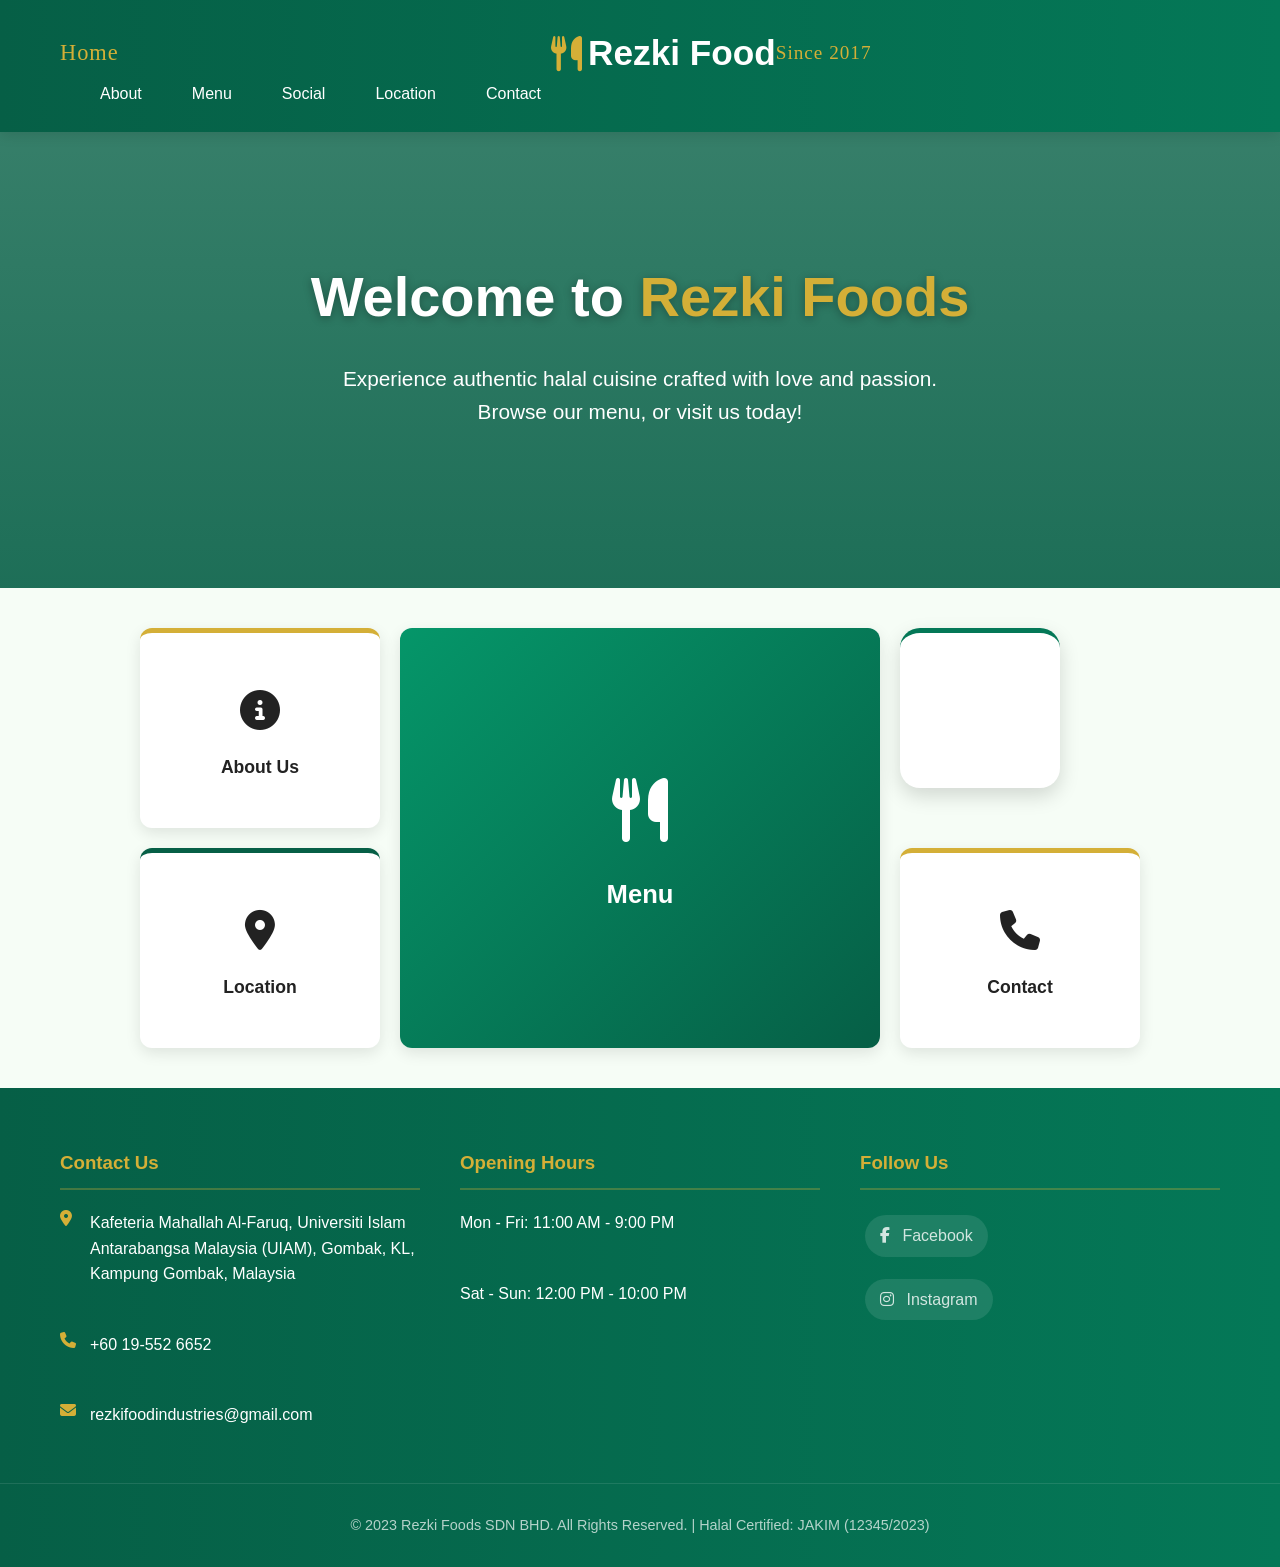
<file: coding/index.html>
<!DOCTYPE html>
<html lang="en">
<head>
  <meta charset="UTF-8" />
  <meta name="viewport" content="width=device-width, initial-scale=1.0" />
  <title>Rezki Food - Home</title>
  <!-- Font Awesome for icons (the fa fa thing) -->
  <link rel="stylesheet" href="https://cdnjs.cloudflare.com/ajax/libs/font-awesome/6.4.0/css/all.min.css"
    integrity="sha512-..." crossorigin="anonymous" referrerpolicy="no-referrer" />
  <link rel="stylesheet" href="Style.css" />  
  <script src="https://code.jquery.com/jquery-3.6.0.min.js" integrity="sha256-..." crossorigin="anonymous"></script>
  <script src="Script.js"></script>
</head>
<body>
  <!-- HEADER -->
  <header>
    <div class="container header-content">
      <div class="header-left">
        <a href="index.html" class="page-type serif">Home</a>
      </div>
      <div class="header-center">
      <div class="logo"><i class="fas fa-utensils" style="margin-right: 6px;"></i>Rezki Food</div>
      </div>
      <div class="header-right">
        <div class="slogan serif">Since 2017</div>
      </div>
      <!-- Mobile nav toggle -->
      <button class="nav-toggle"><i class="fas fa-bars"></i></button>
      <nav>
        <ul class="nav-list">
          <li><a href="About.html">About</a></li>
          <li><a href="Menu.html">Menu</a></li>
          <li><a href="Social.html">Social</a></li>
          <li><a href="Location.html">Location</a></li>
          <li><a href="Contact.html">Contact</a></li>
        </ul>
      </nav>
    </div>
  </header>

  <!-- HERO / WELCOME SECTION -->
  <section class="hero">
    <div class="container">
      <h1>Welcome to <span>Rezki Foods</span></h1>
      <p>Experience authentic halal cuisine crafted with love and passion. Browse our menu, or visit us today!</p>
    </div>
  </section>

  <!-- NAVIGATION GRID -->
  <section>
    <div class="nav-grid">
      <!-- About -->
      <a href="about.html" class="nav-item about">
        <div class="icon"><i class="fas fa-info-circle"></i></div>
        <div class="label">About Us</div>
      </a>
      <!-- Menu -->
      <a href="menu.html" class="nav-item menu">
        <div class="icon"><i class="fas fa-utensils"></i></div>
        <div class="label">Menu</div>
      </a>
      <!-- Social -->
      <a href="social.html" class="nav-item social">
        <div class="icon"><i class="fas fa-hands-helping"></i></div>
        <div class="label">Social</div>
      </a>
      <!-- Location -->
      <a href="location.html" class="nav-item location">
        <div class="icon"><i class="fas fa-map-marker-alt"></i></div>
        <div class="label">Location</div>
      </a>
      <!-- Contact -->
      <a href="contact.html" class="nav-item contact">
        <div class="icon"><i class="fas fa-phone"></i></div>
        <div class="label">Contact</div>
      </a>
    </div>
  </section>

  <!-- FOOTER -->
    <footer>
        <div class="container footer-content">
        <div class="footer-col">
            <h3>Contact Us</h3>
            <ul class="contact-info">
            <li><i class="fas fa-map-marker-alt"></i> 
    Kafeteria Mahallah Al-Faruq, Universiti Islam Antarabangsa Malaysia (UIAM), Gombak, KL, Kampung Gombak, Malaysia</li>
            <li><i class="fas fa-phone"></i> +60 19-552 6652</li>
            <li><i class="fas fa-envelope"></i> rezkifoodindustries@gmail.com</li>
            </ul>
        </div>
        <div class="footer-col">
            <h3>Opening Hours</h3>
            <ul class="contact-info">
            <li>Mon - Fri: 11:00 AM - 9:00 PM</li>
            <li>Sat - Sun: 12:00 PM - 10:00 PM</li>

            </ul>
        </div>
        <div class="footer-col">
            <h3>Follow Us</h3>
            <ul class="footer-links">
            <li><a href="https://facebook.com" target="https://www.facebook.com/rezkifoodindustries/"><i class="fab fa-facebook-f"></i> Facebook</a></li>
            <li><a href="https://instagram.com" target="https://www.instagram.com/rezkifood/"><i class="fab fa-instagram"></i> Instagram</a></li>
        
            </ul>
        </div>
        </div>
        <div class="footer-bottom">
        &copy; 2023 Rezki Foods SDN BHD. All Rights Reserved. | Halal Certified: JAKIM (12345/2023)
        </div>
    </footer>
    </body>
    </html>
</file>
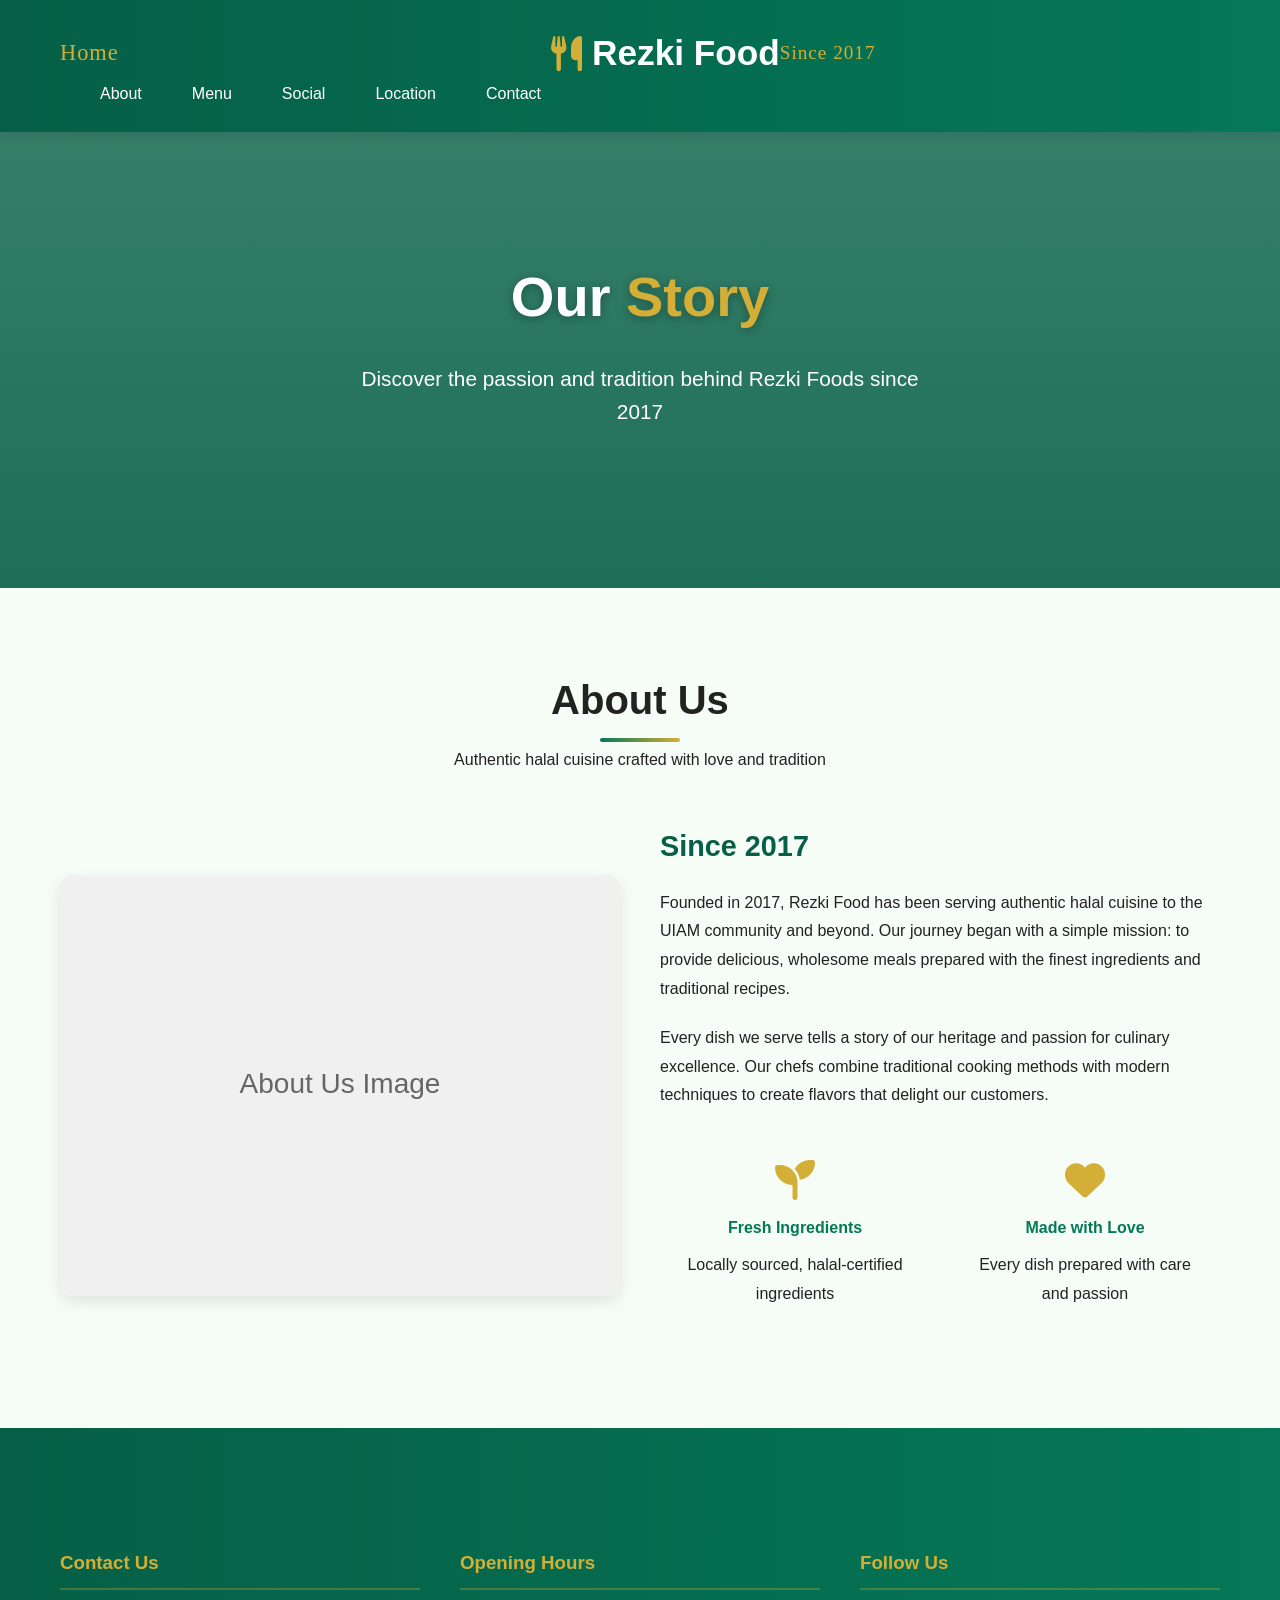
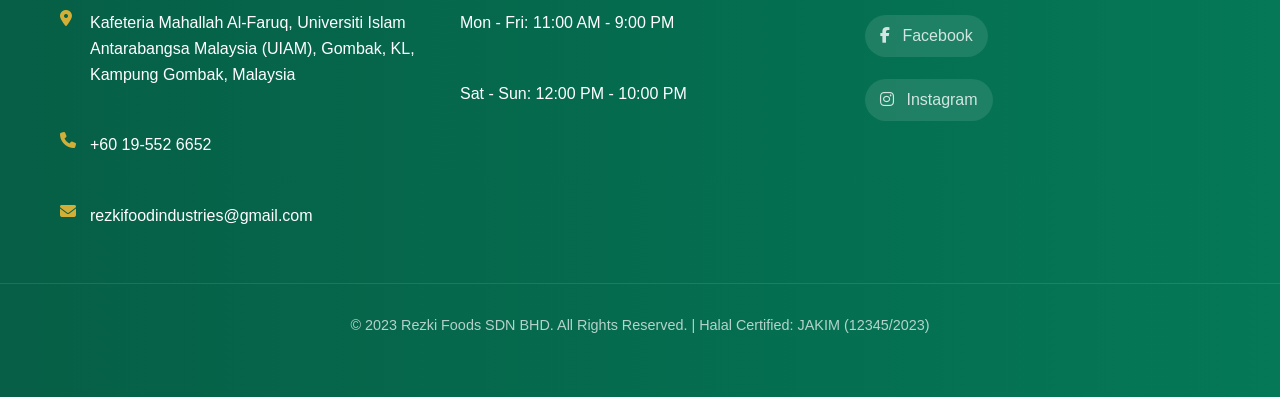
<file: coding/About.html>
<!DOCTYPE html>
<html lang="en">
<head>
  <meta charset="UTF-8" />
  <meta name="viewport" content="width=device-width, initial-scale=1.0" />
  <title>Rezki Food - About</title>
  <link rel="stylesheet" href="https://cdnjs.cloudflare.com/ajax/libs/font-awesome/6.4.0/css/all.min.css" />
  <link rel="stylesheet" href="Style.css" />
  <script src="https://code.jquery.com/jquery-3.6.0.min.js"></script>
  <script src="Script.js"></script>
</head>
<body>
  <header>
    <div class="container header-content">
      <div class="header-left">
        <a href="index.html" class="page-type serif">Home</a>
      </div>
      <div class="header-center">
        <div class="logo"><i class="fas fa-utensils"></i>Rezki Food</div>
      </div>
      <div class="header-right">
        <div class="slogan serif">Since 2017</div>
      </div>
      <button class="nav-toggle"><i class="fas fa-bars"></i></button>
      <nav>
        <ul class="nav-list">
          <li><a href="About.html">About</a></li>
          <li><a href="Menu.html">Menu</a></li>
          <li><a href="Social.html">Social</a></li>
          <li><a href="Location.html">Location</a></li>
          <li><a href="Contact.html">Contact</a></li>
        </ul>
      </nav>
    </div>
  </header>

  <section class="hero">
    <div class="container hero-content">
      <h1>Our <span>Story</span></h1>
      <p>Discover the passion and tradition behind Rezki Foods since 2017</p>
    </div>
  </section>

  <section class="about-section">
    <div class="container">
      <div class="section-title">
        <h2>About <span>Us</span></h2>
        <p>Authentic halal cuisine crafted with love and tradition</p>
      </div>
      
      <div class="about-content">
        <div class="about-image">
          <img src="data:image/svg+xml;utf8,<svg xmlns='http://www.w3.org/2000/svg' width='400' height='300' viewBox='0 0 400 300'><rect width='400' height='300' fill='%23f0f0f0'/><text x='50%' y='50%' dominant-baseline='middle' text-anchor='middle' font-family='Arial' font-size='20' fill='%23666'>About Us Image</text></svg>" alt="Restaurant Interior">
        </div>
        <div class="about-text">
          <h3>Since 2017</h3>
          <p>Founded in 2017, Rezki Food has been serving authentic halal cuisine to the UIAM community and beyond. Our journey began with a simple mission: to provide delicious, wholesome meals prepared with the finest ingredients and traditional recipes.</p>
          <p>Every dish we serve tells a story of our heritage and passion for culinary excellence. Our chefs combine traditional cooking methods with modern techniques to create flavors that delight our customers.</p>
          <div class="about-features">
            <div class="feature">
              <i class="fas fa-seedling"></i>
              <h4>Fresh Ingredients</h4>
              <p>Locally sourced, halal-certified ingredients</p>
            </div>
            <div class="feature">
              <i class="fas fa-heart"></i>
              <h4>Made with Love</h4>
              <p>Every dish prepared with care and passion</p>
            </div>
          </div>
        </div>
      </div>
    </div>
  </section>

  <footer>
 <!-- FOOTER -->
    <footer>
        <div class="container footer-content">
        <div class="footer-col">
            <h3>Contact Us</h3>
            <ul class="contact-info">
            <li><i class="fas fa-map-marker-alt"></i> 
    Kafeteria Mahallah Al-Faruq, Universiti Islam Antarabangsa Malaysia (UIAM), Gombak, KL, Kampung Gombak, Malaysia</li>
            <li><i class="fas fa-phone"></i> +60 19-552 6652</li>
            <li><i class="fas fa-envelope"></i> rezkifoodindustries@gmail.com</li>
            </ul>
        </div>
        <div class="footer-col">
            <h3>Opening Hours</h3>
            <ul class="contact-info">
            <li>Mon - Fri: 11:00 AM - 9:00 PM</li>
            <li>Sat - Sun: 12:00 PM - 10:00 PM</li>

            </ul>
        </div>
        <div class="footer-col">
            <h3>Follow Us</h3>
            <ul class="footer-links">
            <li><a href="https://facebook.com" target="https://www.facebook.com/rezkifoodindustries/"><i class="fab fa-facebook-f"></i> Facebook</a></li>
            <li><a href="https://instagram.com" target="https://www.instagram.com/rezkifood/"><i class="fab fa-instagram"></i> Instagram</a></li>
        
            </ul>
        </div>
        </div>
        <div class="footer-bottom">
        &copy; 2023 Rezki Foods SDN BHD. All Rights Reserved. | Halal Certified: JAKIM (12345/2023)
        </div>
    </footer>
    </body>
    </html>
</file>
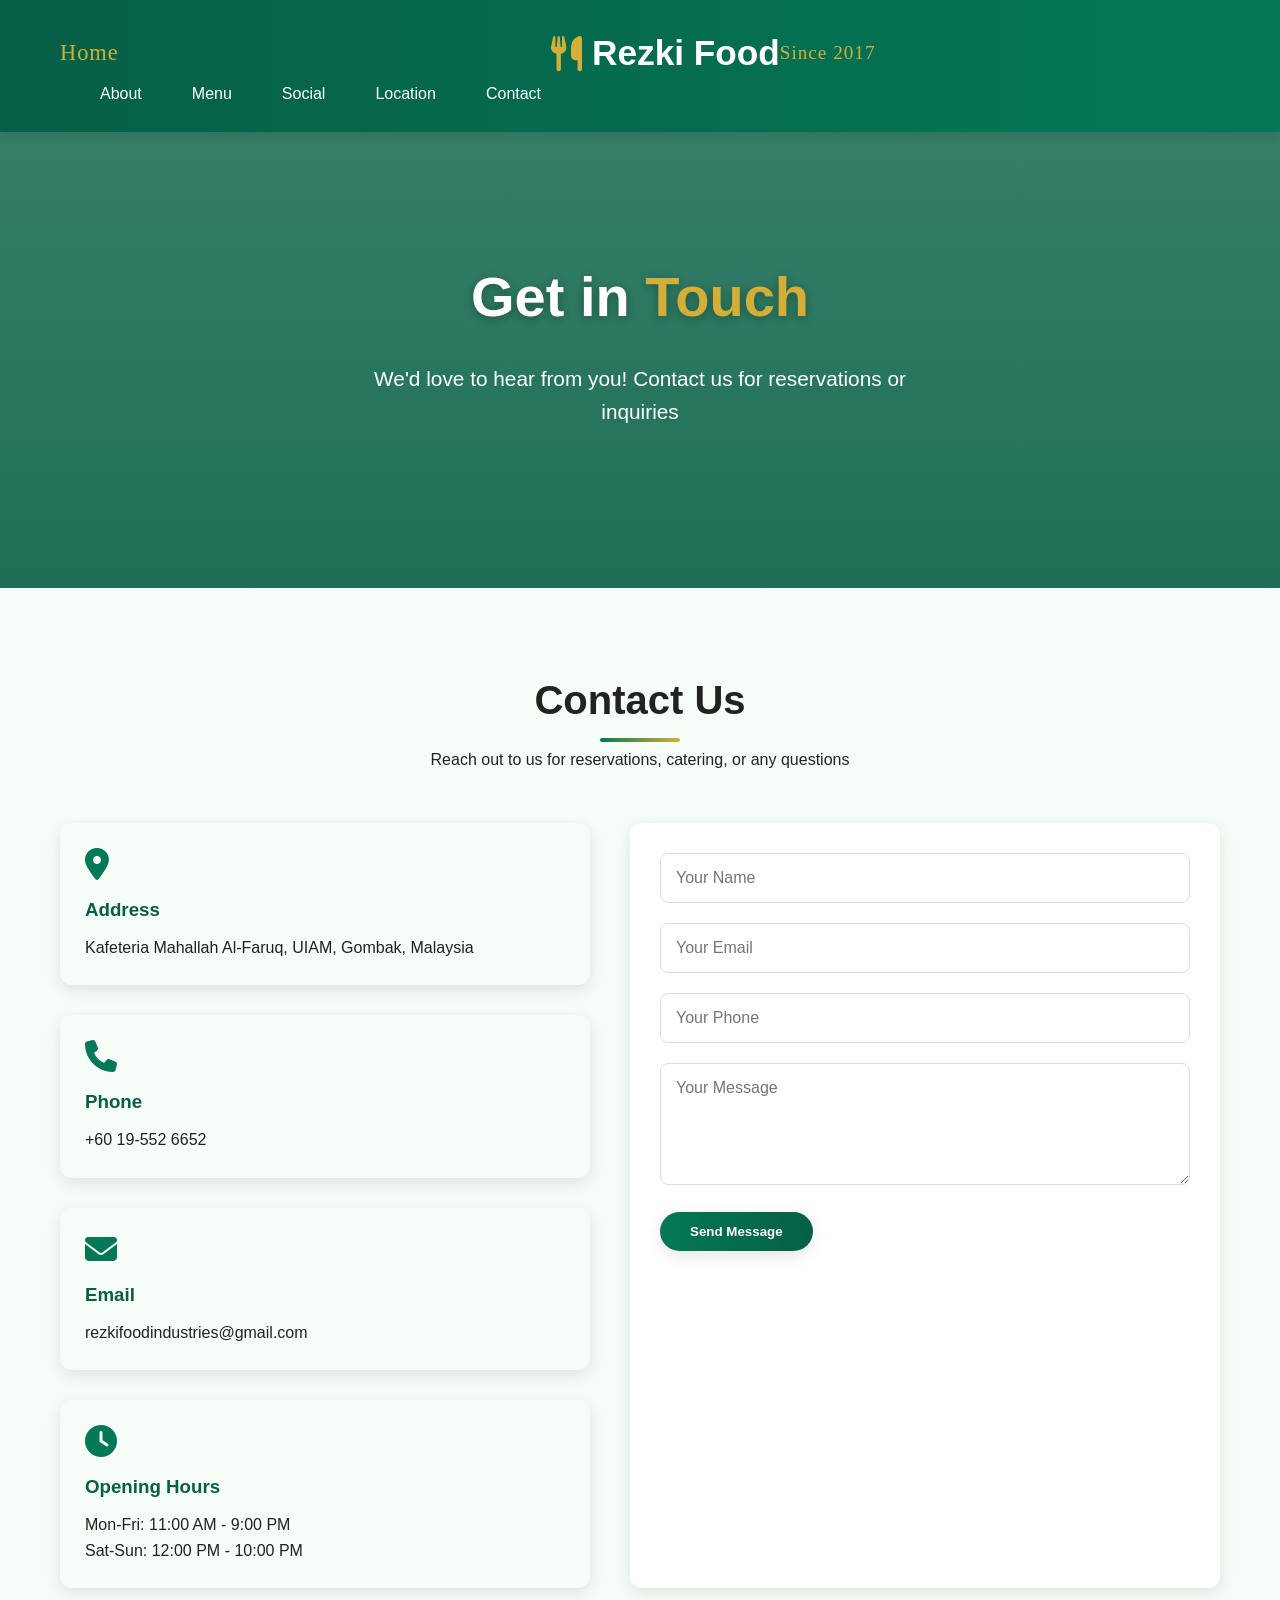
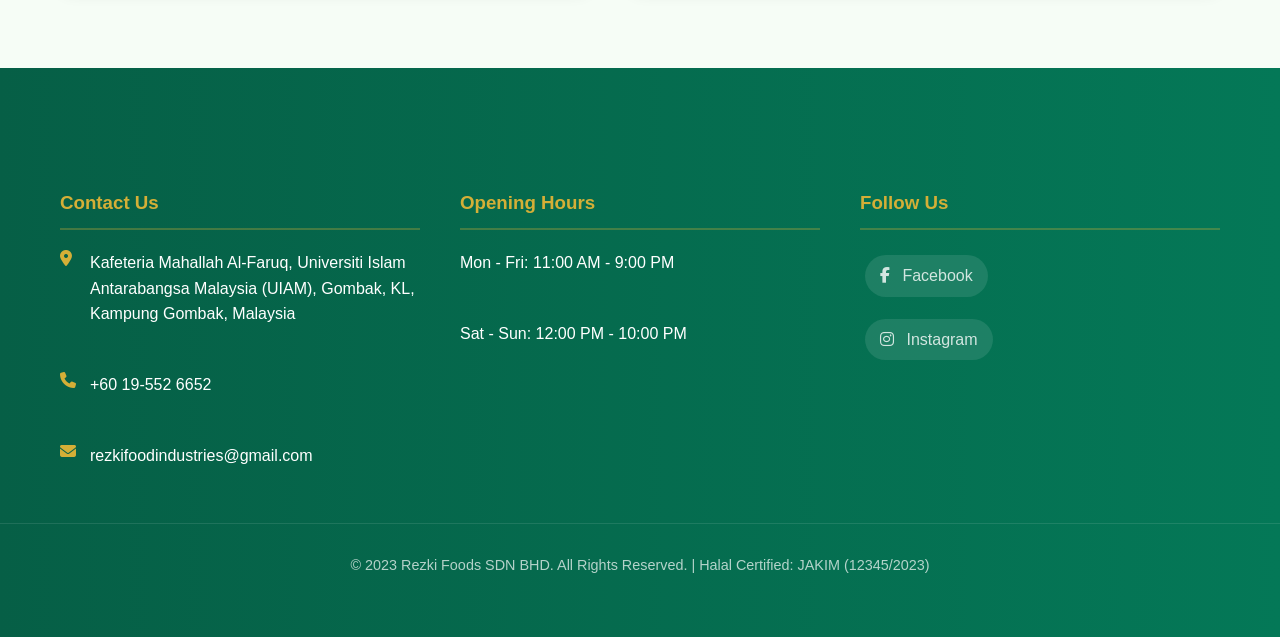
<file: coding/Contact.html>
<!DOCTYPE html>
<html lang="en">
<head>
  <meta charset="UTF-8" />
  <meta name="viewport" content="width=device-width, initial-scale=1.0" />
  <title>Rezki Food - Contact</title>
  <link rel="stylesheet" href="https://cdnjs.cloudflare.com/ajax/libs/font-awesome/6.4.0/css/all.min.css" />
  <link rel="stylesheet" href="Style.css" />
  <script src="https://code.jquery.com/jquery-3.6.0.min.js"></script>
  <script src="Script.js"></script>
</head>
<body>
  <header>
    <div class="container header-content">
      <div class="header-left">
        <a href="index.html" class="page-type serif">Home</a>
      </div>
      <div class="header-center">
        <div class="logo"><i class="fas fa-utensils"></i>Rezki Food</div>
      </div>
      <div class="header-right">
        <div class="slogan serif">Since 2017</div>
      </div>
      <button class="nav-toggle"><i class="fas fa-bars"></i></button>
      <nav>
        <ul class="nav-list">
          <li><a href="About.html">About</a></li>
          <li><a href="Menu.html">Menu</a></li>
          <li><a href="Social.html">Social</a></li>
          <li><a href="Location.html">Location</a></li>
          <li><a href="Contact.html">Contact</a></li>
        </ul>
      </nav>
    </div>
  </header>

  <section class="hero">
    <div class="container hero-content">
      <h1>Get in <span>Touch</span></h1>
      <p>We'd love to hear from you! Contact us for reservations or inquiries</p>
    </div>
  </section>

  <section class="contact-section">
    <div class="container">
      <div class="section-title">
        <h2>Contact <span>Us</span></h2>
        <p>Reach out to us for reservations, catering, or any questions</p>
      </div>
      
      <div class="contact-container">
        <div class="contact-info">
          <div class="info-item">
            <i class="fas fa-map-marker-alt"></i>
            <h3>Address</h3>
            <p>Kafeteria Mahallah Al-Faruq, UIAM, Gombak, Malaysia</p>
          </div>
          <div class="info-item">
            <i class="fas fa-phone"></i>
            <h3>Phone</h3>
            <p>+60 19-552 6652</p>
          </div>
          <div class="info-item">
            <i class="fas fa-envelope"></i>
            <h3>Email</h3>
            <p>rezkifoodindustries@gmail.com</p>
          </div>
          <div class="info-item">
            <i class="fas fa-clock"></i>
            <h3>Opening Hours</h3>
            <p>Mon-Fri: 11:00 AM - 9:00 PM<br>Sat-Sun: 12:00 PM - 10:00 PM</p>
          </div>
        </div>
        
        <div class="contact-form">
          <form id="contactForm">
            <div class="form-group">
              <input type="text" placeholder="Your Name" required>
            </div>
            <div class="form-group">
              <input type="email" placeholder="Your Email" required>
            </div>
            <div class="form-group">
              <input type="tel" placeholder="Your Phone">
            </div>
            <div class="form-group">
              <textarea placeholder="Your Message" rows="5" required></textarea>
            </div>
            <button type="submit" class="btn">Send Message</button>
          </form>
        </div>
      </div>
    </div>
  </section>

  <footer>
   <!-- FOOTER -->
    <footer>
        <div class="container footer-content">
        <div class="footer-col">
            <h3>Contact Us</h3>
            <ul class="contact-info">
            <li><i class="fas fa-map-marker-alt"></i> 
    Kafeteria Mahallah Al-Faruq, Universiti Islam Antarabangsa Malaysia (UIAM), Gombak, KL, Kampung Gombak, Malaysia</li>
            <li><i class="fas fa-phone"></i> +60 19-552 6652</li>
            <li><i class="fas fa-envelope"></i> rezkifoodindustries@gmail.com</li>
            </ul>
        </div>
        <div class="footer-col">
            <h3>Opening Hours</h3>
            <ul class="contact-info">
            <li>Mon - Fri: 11:00 AM - 9:00 PM</li>
            <li>Sat - Sun: 12:00 PM - 10:00 PM</li>

            </ul>
        </div>
        <div class="footer-col">
            <h3>Follow Us</h3>
            <ul class="footer-links">
            <li><a href="https://facebook.com" target="https://www.facebook.com/rezkifoodindustries/"><i class="fab fa-facebook-f"></i> Facebook</a></li>
            <li><a href="https://instagram.com" target="https://www.instagram.com/rezkifood/"><i class="fab fa-instagram"></i> Instagram</a></li>
        
            </ul>
        </div>
        </div>
        <div class="footer-bottom">
        &copy; 2023 Rezki Foods SDN BHD. All Rights Reserved. | Halal Certified: JAKIM (12345/2023)
        </div>
    </footer>
    </body>
    </html>
</file>
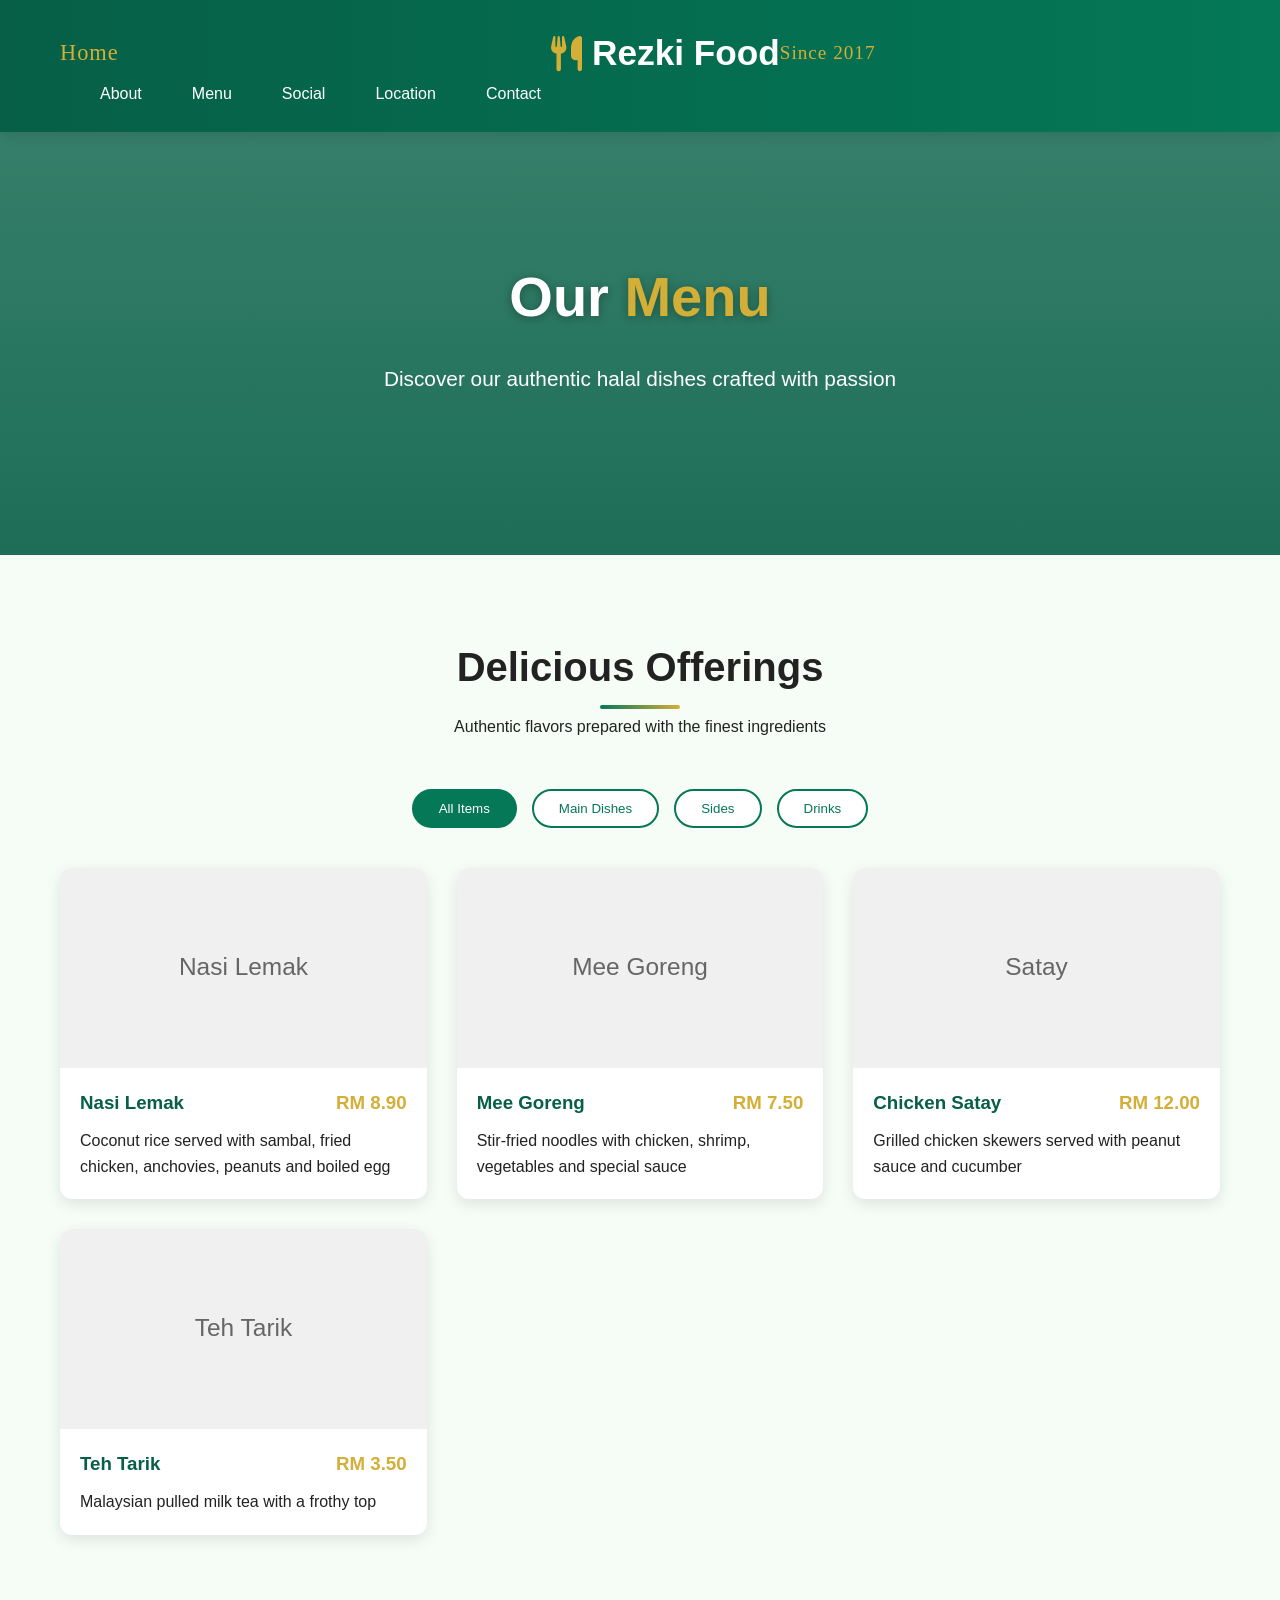
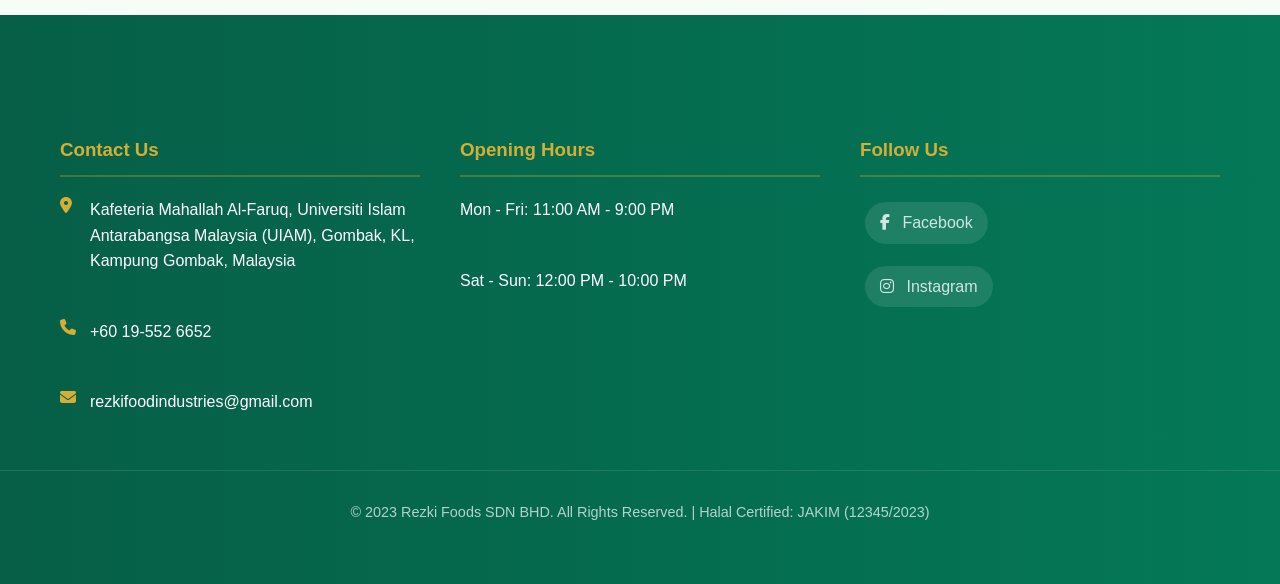
<file: coding/Menu.html>
<!DOCTYPE html>
<html lang="en">
<head>
  <meta charset="UTF-8" />
  <meta name="viewport" content="width=device-width, initial-scale=1.0" />
  <title>Rezki Food - Menu</title>
  <link rel="stylesheet" href="https://cdnjs.cloudflare.com/ajax/libs/font-awesome/6.4.0/css/all.min.css" />
  <link rel="stylesheet" href="Style.css" />
  <script src="https://code.jquery.com/jquery-3.6.0.min.js"></script>
  <script src="Script.js"></script>
</head>
<body>
  <header>
    <div class="container header-content">
      <div class="header-left">
        <a href="index.html" class="page-type serif">Home</a>
      </div>
      <div class="header-center">
        <div class="logo"><i class="fas fa-utensils"></i>Rezki Food</div>
      </div>
      <div class="header-right">
        <div class="slogan serif">Since 2017</div>
      </div>
      <button class="nav-toggle"><i class="fas fa-bars"></i></button>
      <nav>
        <ul class="nav-list">
          <li><a href="About.html">About</a></li>
          <li><a href="Menu.html">Menu</a></li>
          <li><a href="Social.html">Social</a></li>
          <li><a href="Location.html">Location</a></li>
          <li><a href="Contact.html">Contact</a></li>
        </ul>
      </nav>
    </div>
  </header>

  <section class="hero">
    <div class="container hero-content">
      <h1>Our <span>Menu</span></h1>
      <p>Discover our authentic halal dishes crafted with passion</p>
    </div>
  </section>

  <section class="menu-section">
    <div class="container">
      <div class="section-title">
        <h2>Delicious <span>Offerings</span></h2>
        <p>Authentic flavors prepared with the finest ingredients</p>
      </div>
      
      <div class="menu-categories">
        <button class="category-btn active" data-category="all">All Items</button>
        <button class="category-btn" data-category="mains">Main Dishes</button>
        <button class="category-btn" data-category="sides">Sides</button>
        <button class="category-btn" data-category="drinks">Drinks</button>
      </div>
      
      <div class="menu-items">
        <div class="menu-item" data-category="mains">
          <div class="item-image">
            <img src="data:image/svg+xml;utf8,<svg xmlns='http://www.w3.org/2000/svg' width='300' height='200' viewBox='0 0 300 200'><rect width='300' height='200' fill='%23f0f0f0'/><text x='50%' y='50%' dominant-baseline='middle' text-anchor='middle' font-family='Arial' font-size='20' fill='%23666'>Nasi Lemak</text></svg>" alt="Nasi Lemak">
          </div>
          <div class="item-info">
            <h3>Nasi Lemak<span class="price">RM 8.90</span></h3>
            <p>Coconut rice served with sambal, fried chicken, anchovies, peanuts and boiled egg</p>
          </div>
        </div>
        
        <div class="menu-item" data-category="mains">
          <div class="item-image">
            <img src="data:image/svg+xml;utf8,<svg xmlns='http://www.w3.org/2000/svg' width='300' height='200' viewBox='0 0 300 200'><rect width='300' height='200' fill='%23f0f0f0'/><text x='50%' y='50%' dominant-baseline='middle' text-anchor='middle' font-family='Arial' font-size='20' fill='%23666'>Mee Goreng</text></svg>" alt="Mee Goreng">
          </div>
          <div class="item-info">
            <h3>Mee Goreng<span class="price">RM 7.50</span></h3>
            <p>Stir-fried noodles with chicken, shrimp, vegetables and special sauce</p>
          </div>
        </div>
        
        <div class="menu-item" data-category="sides">
          <div class="item-image">
            <img src="data:image/svg+xml;utf8,<svg xmlns='http://www.w3.org/2000/svg' width='300' height='200' viewBox='0 0 300 200'><rect width='300' height='200' fill='%23f0f0f0'/><text x='50%' y='50%' dominant-baseline='middle' text-anchor='middle' font-family='Arial' font-size='20' fill='%23666'>Satay</text></svg>" alt="Satay">
          </div>
          <div class="item-info">
            <h3>Chicken Satay<span class="price">RM 12.00</span></h3>
            <p>Grilled chicken skewers served with peanut sauce and cucumber</p>
          </div>
        </div>
        
        <div class="menu-item" data-category="drinks">
          <div class="item-image">
            <img src="data:image/svg+xml;utf8,<svg xmlns='http://www.w3.org/2000/svg' width='300' height='200' viewBox='0 0 300 200'><rect width='300' height='200' fill='%23f0f0f0'/><text x='50%' y='50%' dominant-baseline='middle' text-anchor='middle' font-family='Arial' font-size='20' fill='%23666'>Teh Tarik</text></svg>" alt="Teh Tarik">
          </div>
          <div class="item-info">
            <h3>Teh Tarik<span class="price">RM 3.50</span></h3>
            <p>Malaysian pulled milk tea with a frothy top</p>
          </div>
        </div>
      </div>
    </div>
  </section>

  <footer>
   <!-- FOOTER -->
    <footer>
        <div class="container footer-content">
        <div class="footer-col">
            <h3>Contact Us</h3>
            <ul class="contact-info">
            <li><i class="fas fa-map-marker-alt"></i> 
    Kafeteria Mahallah Al-Faruq, Universiti Islam Antarabangsa Malaysia (UIAM), Gombak, KL, Kampung Gombak, Malaysia</li>
            <li><i class="fas fa-phone"></i> +60 19-552 6652</li>
            <li><i class="fas fa-envelope"></i> rezkifoodindustries@gmail.com</li>
            </ul>
        </div>
        <div class="footer-col">
            <h3>Opening Hours</h3>
            <ul class="contact-info">
            <li>Mon - Fri: 11:00 AM - 9:00 PM</li>
            <li>Sat - Sun: 12:00 PM - 10:00 PM</li>

            </ul>
        </div>
        <div class="footer-col">
            <h3>Follow Us</h3>
            <ul class="footer-links">
            <li><a href="https://facebook.com" target="https://www.facebook.com/rezkifoodindustries/"><i class="fab fa-facebook-f"></i> Facebook</a></li>
            <li><a href="https://instagram.com" target="https://www.instagram.com/rezkifood/"><i class="fab fa-instagram"></i> Instagram</a></li>
        
            </ul>
        </div>
        </div>
        <div class="footer-bottom">
        &copy; 2023 Rezki Foods SDN BHD. All Rights Reserved. | Halal Certified: JAKIM (12345/2023)
        </div>
    </footer>
    </body>
    </html>
</file>
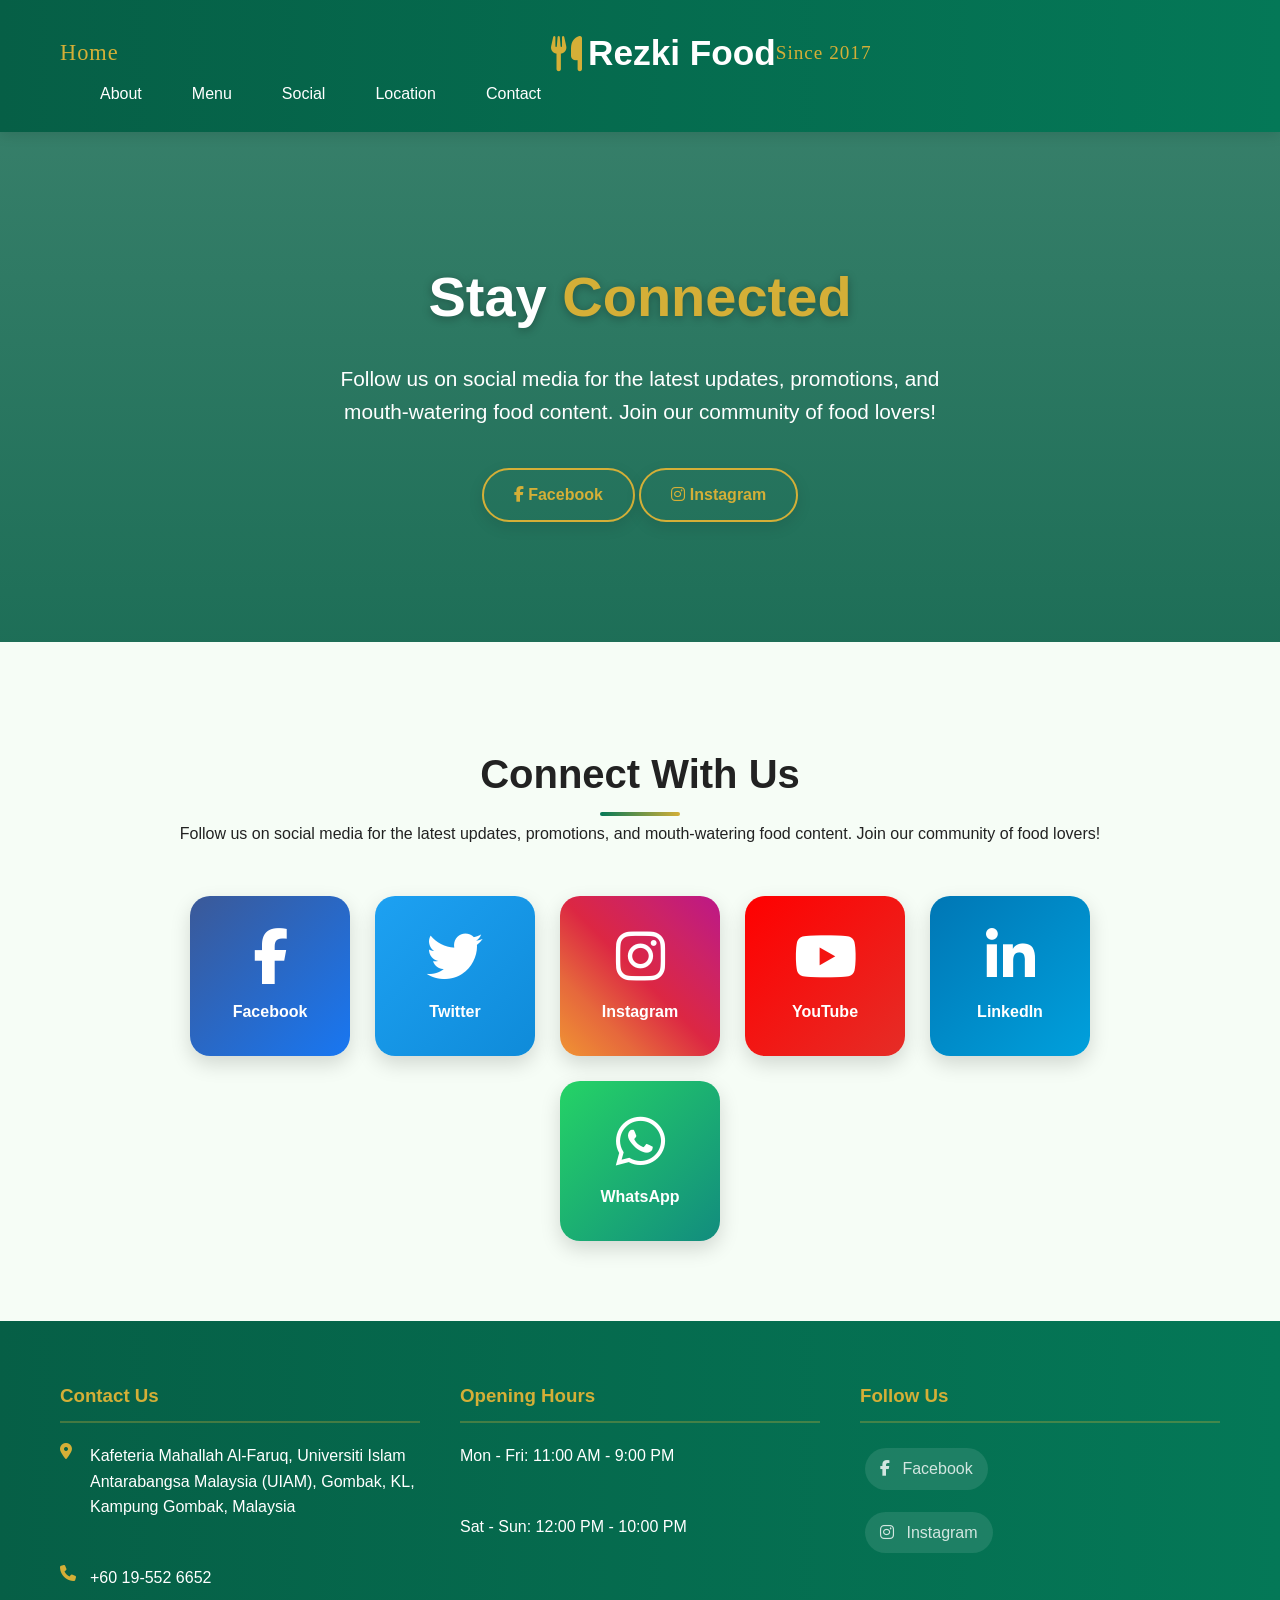
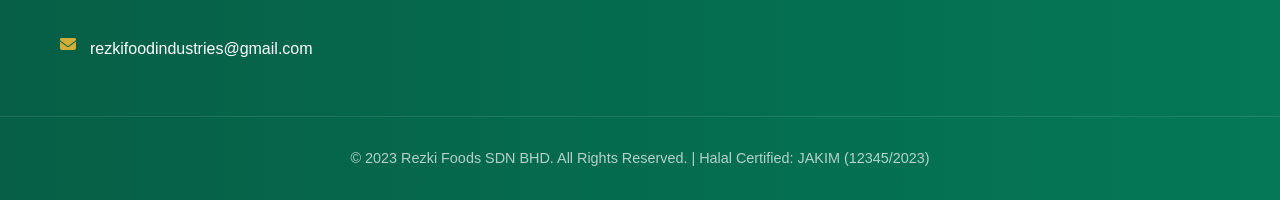
<file: coding/Social.html>
<!DOCTYPE html>
<html lang="en">
<head>
  <meta charset="UTF-8" />
  <meta name="viewport" content="width=device-width, initial-scale=1.0"/>
  <title>Rezki Food - Social</title>
  <!-- Font Awesome -->
  <link rel="stylesheet" href="https://cdnjs.cloudflare.com/ajax/libs/font-awesome/6.4.0/css/all.min.css" integrity="sha512-papap..." crossorigin="anonymous" referrerpolicy="no-referrer" />
  <!-- Main CSS -->
  <link rel="stylesheet" href="Style.css" />
  <!-- jQuery (needed for nav toggle etc.) -->
  <script src="https://code.jquery.com/jquery-3.6.0.min.js" integrity="sha256-..." crossorigin="anonymous"></script>
  <script src="Script.js"></script>
</head>
<body>
  <!-- Header with Islamic design elements -->
   <!-- HEADER -->
  <header>
    <div class="container header-content">
      <div class="header-left">
        <a href="index.html" class="page-type serif">Home</a>
      </div>
      <div class="header-center">
      <div class="logo"><i class="fas fa-utensils" style="margin-right: 6px;"></i>Rezki Food</div>
      </div>
      <div class="header-right">
        <div class="slogan serif">Since 2017</div>
      </div>
      <!-- Mobile nav toggle -->
      <button class="nav-toggle"><i class="fas fa-bars"></i></button>
      <nav>
        <ul class="nav-list">
          <li><a href="About.html">About</a></li>
          <li><a href="Menu.html">Menu</a></li>
          <li><a href="Social.html">Social</a></li>
          <li><a href="Location.html">Location</a></li>
          <li><a href="Contact.html">Contact</a></li>
        </ul>
      </nav>
    </div>
  </header>


  <!-- Hero Section -->
  <section class="hero">
    <div class="container hero-content">
      <h1>Stay <span>Connected</span></h1>
      <p>Follow us on social media for the latest updates, promotions, and mouth-watering food content. Join our community of food lovers!</p>
      <div class="hero-btns">
        <a href="https://facebook.com" target="https://www.facebook.com/rezkifoodindustries/" class="btn btn-outline"><i class="fab fa-facebook-f"></i> Facebook</a>
        <a href="https://instagram.com" target="https://www.instagram.com/rezkifood/" class="btn btn-outline"><i class="fab fa-instagram"></i> Instagram</a>
      </div>
    </div>
  </section>

  <!-- Social Section -->
  <section class="social-section">
    <div class="container">
      <div class="section-title">
        <h2>Connect With <span>Us</span></h2>
        <p>Follow us on social media for the latest updates, promotions, and mouth-watering food content. Join our community of food lovers!</p>
      </div>
      
      <div class="social-icons">
        <a href="https://facebook.com/yourpage" target="https://www.facebook.com/rezkifoodindustries/" class="social fb">
          <i class="fab fa-facebook-f"></i>
          Facebook
        </a>
        <a href="https://twitter.com/yourhandle" target="_blank" class="social tw">
          <i class="fab fa-twitter"></i>
          Twitter
        </a>
        <a href="https://instagram.com/yourhandle" target="https://www.instagram.com/rezkifood/" class="social ig">
          <i class="fab fa-instagram"></i>
          Instagram
        </a>
        <a href="https://youtube.com/yourchannel" target="_blank" class="social yt">
          <i class="fab fa-youtube"></i>
          YouTube
        </a>
        <a href="https://linkedin.com/yourprofile" target="_blank" class="social li">
          <i class="fab fa-linkedin-in"></i>
          LinkedIn
        </a>
        <a href="https://wa.me/60195526652" target="_blank" class="social wa">
          <i class="fab fa-whatsapp"></i>
          WhatsApp
        </a>
      </div>
    </div>
  </section>

  <!-- Footer -->
   <footer>
    <div class="container footer-content">
      <div class="footer-col">
        <h3>Contact Us</h3>
        <ul class="contact-info">
          <li><i class="fas fa-map-marker-alt"></i> 
Kafeteria Mahallah Al-Faruq, Universiti Islam Antarabangsa Malaysia (UIAM), Gombak, KL, Kampung Gombak, Malaysia</li>
          <li><i class="fas fa-phone"></i> +60 19-552 6652</li>
          <li><i class="fas fa-envelope"></i> rezkifoodindustries@gmail.com</li>
        </ul>
      </div>
      <div class="footer-col">
        <h3>Opening Hours</h3>
        <ul class="contact-info">
          <li>Mon - Fri: 11:00 AM - 9:00 PM</li>
          <li>Sat - Sun: 12:00 PM - 10:00 PM</li>

        </ul>
      </div>
      <div class="footer-col">
        <h3>Follow Us</h3>
        <ul class="footer-links">
          <li><a href="https://facebook.com" target="https://www.facebook.com/rezkifoodindustries/"><i class="fab fa-facebook-f"></i> Facebook</a></li>
          <li><a href="https://instagram.com" target="https://www.instagram.com/rezkifood/"><i class="fab fa-instagram"></i> Instagram</a></li>
       
        </ul>
      </div>
    </div>
    <div class="footer-bottom">
      &copy; 2023 Rezki Foods SDN BHD. All Rights Reserved. | Halal Certified: JAKIM (12345/2023)
    </div>
  </footer>
</body>
</html>
</file>
<file: coding/Style.css>
/* ===== BASE ===== */
* {
  margin: 0;
  padding: 0;
  box-sizing: border-box;
}

/* remove all underlines from links */
a {
  text-decoration: none;
}

/* ===== MAIN STYLES ===== */
:root {
  --primary-dark: #065f46;
  --primary: #047857;
  --primary-light: #059669;
  --accent-gold: #d4af37;
  --light-bg: #f6fdf6;
  --text-dark: #222;
  --text-medium: #444;
  --text-light: #666;
  --white: #ffffff;
  --shadow: 0 5px 15px rgba(0, 0, 0, 0.1);
}

body {
  font-family: 'Segoe UI', Tahoma, Geneva, Verdana, sans-serif;
  background-color: var(--light-bg);
  color: var(--text-dark);
  line-height: 1.6;
  overflow-x: hidden;
}

.container {
  max-width: 1200px;
  margin: 0 auto;
  padding: 0 20px;
}

.section-title {
  text-align: center;
  margin-bottom: 50px;
}

.section-title h2 {
  font-size: 2.5rem;
  margin-bottom: 15px;
  position: relative;
  display: inline-block;
}

.section-title h2:after {
  content: '';
  position: absolute;
  bottom: -10px;
  left: 50%;
  transform: translateX(-50%);
  width: 80px;
  height: 4px;
  background: linear-gradient(to right, var(--primary), var(--accent-gold));
  border-radius: 2px;
}

.btn {
  display: inline-block;
  background: linear-gradient(to right, var(--primary), var(--primary-dark));
  color: var(--white);
  padding: 12px 30px;
  border-radius: 50px;
  font-weight: 600;
  border: none;
  cursor: pointer;
  transition: all 0.3s ease;
  box-shadow: var(--shadow);
}

.btn:hover {
  transform: translateY(-3px);
  box-shadow: 0 8px 20px rgba(4, 120, 87, 0.3);
}

/* 1) REMOVE the little underline from all <a> links */
nav a::after {
  display: none;
}

/* 2) RE-ADD outline‐style buttons */
.btn-outline {
  background: transparent;
  border: 2px solid var(--accent-gold);
  color: var(--accent-gold);
}
.btn-outline:hover {
  background: var(--accent-gold);
  color: var(--primary-dark);
}

/* ===== HEADER STYLES ===== */
header {
  background: linear-gradient(to right, var(--primary-dark), var(--primary));
  color: var(--white);
  padding: 25px 0;
  position: sticky;
  top: 0;
  z-index: 1000;
  box-shadow: 0 4px 12px rgba(0, 0, 0, 0.1);
}

.header-content {
  display: grid;
  grid-template-columns: 1fr auto 1fr;
  align-items: center;
}

.header-left, .header-center, .header-right {
  display: flex;
  align-items: center;
}

.header-center {
  justify-content: center;
}

.logo {
  font-size: 2.2rem;
  font-weight: 700;
  color: var(--white);
  display: flex;
  align-items: center;
}

.logo i {
  color: var(--accent-gold);
  margin-right: 10px;
}

.page-type {
  font-family: serif;
  font-size: 1.4rem;
  color: var(--accent-gold);
  letter-spacing: 1px;
}

.slogan {
  font-family: serif;
  font-size: 1.2rem;
  color: var(--accent-gold);
  letter-spacing: 1px;
}

.nav-toggle {
  display: none;
  background: none;
  border: none;
  font-size: 1.5rem;
  color: var(--white);
  cursor: pointer;
}

nav ul {
  display: flex;
  list-style: none;
}

nav li {
  margin-left: 30px;
}

nav a {
  color: var(--white);
  font-weight: 500;
  position: relative;
  padding: 5px 0;
}

nav a:after {
  content: '';
  position: absolute;
  bottom: 0;
  left: 0;
  width: 0;
  height: 2px;
  background: var(--accent-gold);
  transition: width 0.3s ease;
}

nav a:hover:after {
  width: 100%;
}

/* Remove underlines from navigation links */
nav a:after {
  display: none; /* Remove the underline effect */
}
nav a {
  padding: 5px 10px;       /* Adjust padding */
  border-radius: 4px;      /* Add slight rounding */
  transition: background-color 0.3s ease;
}
nav a:hover {
  background-color: rgba(212, 175, 55, 0.2); /* Gold tint on hover */
}

/* ===== HERO SECTION ===== */
.hero {
  background: linear-gradient(rgba(6, 95, 70, 0.8), rgba(6, 95, 70, 0.9));
  color: var(--white);
  text-align: center;
  padding: 120px 0;
  position: relative;
}

.hero-content {
  max-width: 800px;
  margin: 0 auto;
}

.hero h1 {
  font-size: 3.5rem;
  color: var(--white);
  margin-bottom: 20px;
  text-shadow: 0 2px 10px rgba(0, 0, 0, 0.3);
}

.hero h1 span {
  color: var(--accent-gold);
}

.hero p {
  font-size: 1.3rem;
  margin-bottom: 30px;
  max-width: 600px;
  margin: 0 auto 40px;
}

/* ===== FOOTER STYLES ===== */
footer {
  background: linear-gradient(to right, var(--primary-dark), var(--primary));
  color: var(--white);
  padding: 60px 0 30px;
}

.footer-content {
  display: flex;
  flex-wrap: wrap;
  gap: 40px;
  margin-bottom: 40px;
}

.footer-col {
  flex: 1 1 250px;
}

.footer-col h3 {
  color: var(--accent-gold);
  margin-bottom: 20px;
  padding-bottom: 10px;
  border-bottom: 2px solid rgba(212, 175, 55, 0.3);
}

.contact-info li {
  display: flex;
  margin-bottom: 15px;
}

.contact-info i {
  color: var(--accent-gold);
  margin-right: 10px;
  min-width: 20px;
}

.footer-links {
  list-style: none;
}

.footer-links li {
  margin-bottom: 12px;
}

.footer-links a {
  color: rgba(255, 255, 255, 0.8);
  display: inline-block;
  padding: 8px 15px;
  margin: 5px;
  background: rgba(255, 255, 255, 0.1);
  border-radius: 50px;
  transition: all 0.3s ease;
}

.footer-links a:hover {
  background: var(--accent-gold);
  color: var(--primary-dark);
  transform: translateY(-2px);
  /* padding-left unchanged to avoid shift */
}
.footer-links i {
  margin-right: 8px;
}
.footer-bottom {
  text-align: center;
  padding-top: 30px;
  margin-top: 30px;
  border-top: 1px solid rgba(255, 255, 255, 0.1);
  font-size: 0.9rem;
  color: rgba(255, 255, 255, 0.7);
}

/* ===== HOME PAGE STYLES ===== */
.nav-grid {
  display: grid;
  grid-template-areas:
    "about   menu    social"
    "location menu    contact";
  grid-template-columns: 1fr 2fr 1fr;
  grid-auto-rows: 200px;
  gap: 20px;
  max-width: 1000px;
  margin: 40px auto;
}

.nav-item { 
  display: flex;
  flex-direction: column;
  align-items: center;
  justify-content: center;
  background: var(--white);
  border-radius: 12px;
  box-shadow: var(--shadow);
  transition: transform 0.3s ease, box-shadow 0.3s ease;
  color: var(--text-dark);
  text-align: center;
}

.nav-item:hover {
  transform: translateY(-5px);
  box-shadow: 0 10px 25px rgba(0,0,0,0.15);
}

.nav-item.about    { grid-area: about; }
.nav-item.menu     { 
  grid-area: menu; 
  background: linear-gradient(135deg, var(--primary-light), var(--primary-dark));
  color: var(--white);
}
.nav-item.social { grid-area: social; }
.nav-item.location { grid-area: location; }
.nav-item.contact  { grid-area: contact; }

.nav-item .icon { font-size: 2.5rem; margin-bottom: 10px; }
.nav-item.menu .icon   { font-size: 4rem; }
.nav-item .label       { font-size: 1.1rem; font-weight: 600; }
.nav-item.menu .label  { font-size: 1.6rem; }

.nav-item.about { border-top: 5px solid var(--accent-gold); }
.nav-item.social { border-top: 5px solid var(--primary); }
.nav-item.location { border-top: 5px solid var(--primary-dark); }
.nav-item.contact { border-top: 5px solid var(--accent-gold); }

/* ===== ABOUT PAGE STYLES ===== */
.about-section {
  padding: 80px 0;
}

.about-content {
  display: flex;
  gap: 40px;
  align-items: center;
}

.about-image {
  flex: 1;
  border-radius: 12px;
  overflow: hidden;
  box-shadow: var(--shadow);
}

.about-image img {
  width: 100%;
  height: auto;
  display: block;
}

.about-text {
  flex: 1;
}

.about-text h3 {
  font-size: 1.8rem;
  color: var(--primary-dark);
  margin-bottom: 20px;
}

.about-text p {
  margin-bottom: 20px;
  line-height: 1.8;
}

.about-features {
  display: grid;
  grid-template-columns: repeat(2, 1fr);
  gap: 20px;
  margin-top: 30px;
}

.feature {
  text-align: center;
  padding: 20px;
  background: var(--light-bg);
  border-radius: 8px;
  transition: transform 0.3s ease;
}

.feature:hover {
  transform: translateY(-5px);
}

.feature i {
  font-size: 2.5rem;
  color: var(--accent-gold);
  margin-bottom: 15px;
}

.feature h4 {
  color: var(--primary);
  margin-bottom: 10px;
}

/* ===== CONTACT PAGE STYLES ===== */
.contact-section {
  padding: 80px 0;
}

.contact-container {
  display: flex;
  gap: 40px;
}

.contact-info {
  flex: 1;
  display: grid;
  grid-template-columns: repeat(1, 1fr);
  gap: 30px;
}

.info-item {
  display: flex;
  flex-direction: column;
  align-items: flex-start;
  padding: 25px;
  background: var(--light-bg);
  border-radius: 12px;
  box-shadow: var(--shadow);
}

.info-item i {
  font-size: 2rem;
  color: var(--primary);
  margin-bottom: 15px;
}

.info-item h3 {
  margin-bottom: 10px;
  color: var(--primary-dark);
}

.contact-form {
  flex: 1;
  background: var(--white);
  padding: 30px;
  border-radius: 12px;
  box-shadow: var(--shadow);
}

.form-group {
  margin-bottom: 20px;
}

.form-group input,
.form-group textarea {
  width: 100%;
  padding: 15px;
  border: 1px solid #ddd;
  border-radius: 8px;
  font-family: inherit;
  font-size: 1rem;
}

.form-group textarea {
  resize: vertical;
}

/* ===== MENU PAGE STYLES ===== */
.menu-section {
  padding: 80px 0;
}

.menu-categories {
  display: flex;
  justify-content: center;
  gap: 15px;
  margin-bottom: 40px;
}

.category-btn {
  background: var(--white);
  border: 2px solid var(--primary);
  color: var(--primary);
  padding: 10px 25px;
  border-radius: 50px;
  cursor: pointer;
  transition: all 0.3s ease;
}

.category-btn.active,
.category-btn:hover {
  background: var(--primary);
  color: var(--white);
}

.menu-items {
  display: grid;
  grid-template-columns: repeat(auto-fill, minmax(350px, 1fr));
  gap: 30px;
}

.menu-item {
  background: var(--white);
  border-radius: 12px;
  overflow: hidden;
  box-shadow: var(--shadow);
  transition: transform 0.3s ease;
}

.menu-item:hover {
  transform: translateY(-10px);
}

.item-image {
  height: 200px;
  overflow: hidden;
}

.item-image img {
  width: 100%;
  height: 100%;
  object-fit: cover;
}

.item-info {
  padding: 20px;
}

.item-info h3 {
  display: flex;
  justify-content: space-between;
  margin-bottom: 10px;
  color: var(--primary-dark);
}

.item-info .price {
  color: var(--accent-gold);
  font-weight: 700;
}

/* ===== SOCIAL PAGE STYLES ===== */
.social-section {
  padding: 100px 0 80px;
}

.social-icons {
  display: flex;
  flex-wrap: wrap;
  justify-content: center;
  gap: 25px;
  max-width: 1000px;
  margin: 0 auto;
}

.social {
  display: flex;
  flex-direction: column;
  align-items: center;
  justify-content: center;
  width: 160px;
  height: 160px;
  border-radius: 20px;
  color: var(--white);
  font-weight: 600;
  transition: all 0.4s cubic-bezier(0.175, 0.885, 0.32, 1.275);
  position: relative;
  overflow: hidden;
  box-shadow: 0 8px 20px rgba(0, 0, 0, 0.15);
}

.social i {
  font-size: 3.5rem;
  margin-bottom: 15px;
  transition: transform 0.3s ease;
}

.social:hover {
  transform: translateY(-10px) scale(1.05);
  box-shadow: 0 15px 30px rgba(0, 0, 0, 0.2);
}

.social:hover i {
  transform: scale(1.2);
}

.fb { background: linear-gradient(135deg, #3b5998, #1877f2); }
.tw { background: linear-gradient(135deg, #1da1f2, #0f8bd9); }
.ig { background: linear-gradient(45deg, #f09433, #e6683c, #dc2743, #cc2366, #bc1888); }
.yt { background: linear-gradient(135deg, #ff0000, #e52d27); }
.li { background: linear-gradient(135deg, #0077b5, #00a0dc); }
.wa { background: linear-gradient(135deg, #25d366, #128c7e); }

/* ===== LOCATION PAGE STYLES ===== */
.location-section {
  padding: 80px 0;
}

.info-container {
  display: flex;
  flex-wrap: wrap;
  gap: 30px;
  margin: 40px 0;
}

.info-box {
  flex: 1 1 300px;
  background: var(--light-bg);
  padding: 30px;
  border-radius: 12px;
  box-shadow: 0 4px 10px rgba(0, 0, 0, 0.05);
}

.info-box h2 {
  color: var(--primary);
  margin-bottom: 20px;
  padding-bottom: 10px;
  border-bottom: 2px solid var(--accent-gold);
}

.info-box ul {
  list-style: none;
}

.info-box li {
  margin-bottom: 15px;
  display: flex;
}

.info-box strong {
  min-width: 120px;
  color: var(--primary-dark);
}

.map-container {
  height: 400px;
  border-radius: 12px;
  overflow: hidden;
  margin: 40px 0;
  box-shadow: 0 5px 15px rgba(0, 0, 0, 0.1);
}

.visit-box {
  background: linear-gradient(to right, var(--primary-light), var(--primary));
  color: var(--white);
  padding: 40px;
  border-radius: 12px;
  text-align: center;
}

.visit-box h2 {
  color: var(--white);
  margin-bottom: 20px;
}

.visit-box p {
  max-width: 600px;
  margin: 0 auto 30px;
  font-size: 1.1rem;
}

.visit-btn {
  background: var(--accent-gold);
  color: var(--primary-dark);
  font-weight: 700;
}

.visit-btn:hover {
  background: #e6c04c;
  transform: translateY(-3px);
}

/* ===== RESPONSIVE DESIGN ===== */
@media (max-width: 992px) {
  .hero h1 {
    font-size: 3rem;
  }
  
  .section-title h2 {
    font-size: 2.2rem;
  }
}

@media (max-width: 768px) {
  .header-content {
    grid-template-columns: auto 1fr auto;
  }
  
  nav {
    display: none;
    position: absolute;
    top: 100%;
    left: 0;
    width: 100%;
    background: var(--primary-dark);
  }
  
  nav.active {
    display: block;
  }
  
  .nav-list {
    flex-direction: column;
    padding: 20px 0;
  }
  
  .nav-list li {
    margin: 0;
    text-align: center;
  }
  
  .nav-list a {
    display: block;
    padding: 15px;
    border-bottom: 1px solid rgba(255,255,255,0.1);
  }
  
  .nav-toggle {
    display: block;
  }
  
  .nav-grid {
    grid-template-columns: 1fr 1fr;
    grid-template-areas:
      "about   menu"
      "social menu"
      "location menu"
      "contact  menu";
    grid-auto-rows: minmax(140px, auto);
  }
  
  .nav-item.menu {
    grid-row: span 4;
  }
  
  .about-content {
    flex-direction: column;
  }
  
  .contact-container {
    flex-direction: column;
  }
}

@media (max-width: 576px) {
  .nav-grid {
    grid-template-columns: 1fr;
    grid-template-areas:
      "menu"
      "about"
      "social"
      "location"
      "contact";
  }
  
  .hero h1 {
    font-size: 2rem;
  }
  
  .hero p {
    font-size: 1.1rem;
  }
  
  .menu-items {
    grid-template-columns: 1fr;
  }
}
</file>
